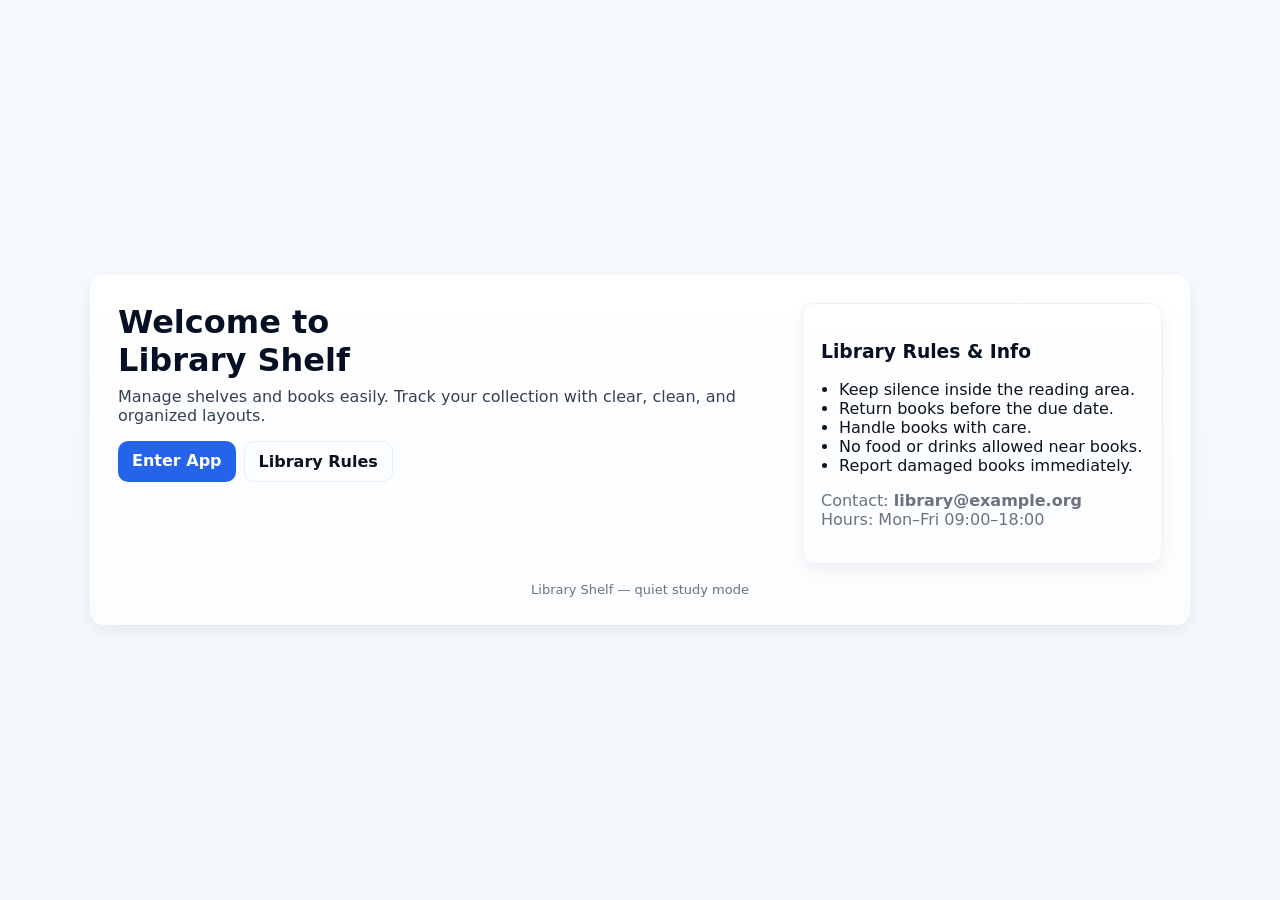
<file: src/main/resources/static/index.html>
<!doctype html>
<html lang="en">
  <head>
    <meta charset="utf-8" />
    <meta name="viewport" content="width=device-width,initial-scale=1" />
    <title>Welcome — Library Shelf</title>
    <link rel="stylesheet" href="styles.css" />
  </head>

  <body class="welcome-body">
    <div class="welcome-hero" role="main">
      <div class="welcome-inner">
        <div class="hero-left">
          <h1>Welcome to <span class="brand">Library Shelf</span></h1>
          <p class="lead">
            Manage shelves and books easily. Track your collection with clear, clean, and organized layouts.
          </p>

          <div class="actions">
            <a class="btn primary" href="app.html">Enter App</a>
            <a class="btn ghost" href="#rules">Library Rules</a>
          </div>
        </div>

        <aside class="hero-card card" id="rules">
          <h3>Library Rules & Info</h3>
          <ul class="rules">
            <li>Keep silence inside the reading area.</li>
            <li>Return books before the due date.</li>
            <li>Handle books with care.</li>
            <li>No food or drinks allowed near books.</li>
            <li>Report damaged books immediately.</li>
          </ul>
          <p class="muted meta">
            Contact: <strong>library@example.org</strong><br/>Hours: Mon–Fri 09:00–18:00
          </p>
        </aside>
      </div>

      <footer class="welcome-footer small muted">Library Shelf — quiet study mode</footer>
    </div>
  </body>
</html>
</file>
<file: src/main/resources/static/styles.css>
:root{
  --bg:#f6f8fb;
  --card:#ffffff;
  --accent:#2563eb;
  --muted:#6b7280;
  --danger:#ef4444;
  --radius:10px;
  --gap:14px;
  --shadow-soft: 0 6px 18px rgba(16,24,40,0.06);
  font-family: Inter, system-ui, -apple-system, "Segoe UI", Roboto, "Helvetica Neue", Arial;
}

/* reset / base */
*{box-sizing:border-box}
html,body{height:100%; margin:0; color:#111; background:var(--bg)}
body{ -webkit-font-smoothing:antialiased; -moz-osx-font-smoothing:grayscale}

/* shared max width */
.app-root, .app-main, .container, .page-wrapper { max-width:1200px; margin-left:auto; margin-right:auto; padding-left:12px; padding-right:12px }

/* welcome page (clean color) */
.welcome-body{min-height:100vh; display:flex; align-items:center; justify-content:center; background: linear-gradient(180deg,#f7fbff,#f3f6fb)}
.welcome-hero{background:linear-gradient(180deg,#ffffff,#fbfdff); padding:28px; border-radius:14px; width:calc(100% - 48px); max-width:1100px; color:#061025; box-shadow:var(--shadow-soft)}
.welcome-inner{display:grid;grid-template-columns:1fr 360px;gap:22px;align-items:start}
.hero-left h1{font-size:32px;margin:0 0 8px}
.brand{font-weight:800;color:#061025}
.lead{margin:0 0 16px;color:#334155}
.hero-card.card{background:linear-gradient(180deg,#ffffff,#fbfdff);color:#061025;padding:18px;border-radius:12px;box-shadow:var(--shadow-soft)}
.rules{margin:8px 0 0;padding-left:18px;color:#0b1220}
.actions{display:flex;gap:12px;margin-top:12px}
.btn{display:inline-block;padding:10px 14px;border-radius:10px;background:var(--accent);color:#fff;text-decoration:none;font-weight:600;border:0;cursor:pointer}
.btn.secondary{background:transparent;color:#334155;border:1px solid rgba(15,23,42,0.06)}
.btn.ghost{background:transparent;border:1px solid #e6eefc;color:#0b1220}
.small{font-size:13px}
.muted{color:var(--muted)}
.welcome-footer{margin-top:18px;text-align:center;color:var(--muted)}

/* app page header (clean light background) */
.app-header{display:flex; align-items:center; padding:14px 12px; gap:12px; max-width:1200px;margin:18px auto; background:transparent}
.brand{display:flex; gap:12px; align-items:center}
.logo{font-size:28px; line-height:1; background:#fff;padding:6px;border-radius:8px; box-shadow:var(--shadow-soft)}
.app-header h1{margin:0;font-size:20px; color:#0b1220; font-weight:700; padding:6px 10px; border-radius:8px; display:inline-block}
.subtitle{font-size:13px;color:#0b1220}
.top-nav{display:flex; gap:8px; margin-left:auto}
.nav-btn{padding:8px 12px; border-radius:8px; text-decoration:none; color:#0f172a; background:#eef6ff; border:0; cursor:pointer}
.nav-btn.active{background:rgba(37,99,235,0.08); color:var(--accent)}

/* layout */
.app-main{max-width:1200px;margin:6px auto;padding:8px 12px 60px; display:block}
.panel{background:transparent; padding:0; margin-bottom:12px}
.panel > .toolbar, .panel-top{background:linear-gradient(180deg,#fff,#fff); padding:12px; border-radius:8px; box-shadow:var(--shadow-soft); margin-bottom:12px}

/* columns / sidebar */
.columns{display:flex;gap:18px;align-items:flex-start}
.col{flex:1}
.aside{width:320px;flex:0 0 320px}
.card{padding:12px;border-radius:8px;background:#fff;border:1px solid #eef2f6; box-shadow:var(--shadow-soft)}
.card-compact{padding:12px;border-radius:10px;background:linear-gradient(180deg,#ffffff,#fbfdff);box-shadow:var(--shadow-soft)}
.mini-form input, .mini-form select{width:100%;padding:8px;margin-top:8px;border-radius:8px;border:1px solid #e6e9ef}
.mini-form .btn{padding:8px 10px;border-radius:8px;background:var(--accent);color:white;border:0}
.actions{display:flex; gap:8px; margin-top:12px}
.btn.muted{background:#eef2ff;color:#334155}

/* grid / shelves */
.grid{display:grid; gap:14px}
.shelves-grid{grid-template-columns:repeat(auto-fill,minmax(240px,1fr))}
.shelf-card{padding:14px;border-radius:12px;background:linear-gradient(180deg,#fff,#fcfdff);box-shadow:var(--shadow-soft);border:1px solid #eef6ff}
.shelf-title{font-weight:700;margin-bottom:6px}
.occupancy{font-size:13px;color:var(--muted);margin-bottom:8px}
.book-list{margin-top:8px}
.book-item{padding:8px 0;border-top:1px dashed #f1f5f9}
.book-item:first-child{border-top:0}

/* toolbar / search */
.toolbar{display:flex; gap:8px; align-items:center}
#searchInput{flex:1; padding:8px; border-radius:8px; border:1px solid #e6e9ef}

/* modal */
.modal{position:fixed; inset:0; display:flex; align-items:center; justify-content:center; background:rgba(4,6,15,0.08); z-index:1000}
.modal.hidden{display:none}
.modal-content{background:#fff; padding:16px; width:640px; max-width:92%; border-radius:12px; position:relative; box-shadow:var(--shadow-soft)}
.modal-close{position:absolute; right:10px; top:10px; border:0; background:#f3f4f6; font-size:18px; cursor:pointer; width:36px; height:36px; display:flex; align-items:center; justify-content:center; border-radius:50%; color:var(--muted); font-weight:600}
.modal-close:hover{background:#eef2ff; color:var(--accent)}

/* footer */
.app-footer{padding:12px 20px; text-align:center; color:var(--muted)}

/* responsive */
@media (max-width:980px){
  .columns{flex-direction:column}
  .aside{width:auto;flex:0 0 auto}
  .welcome-inner{grid-template-columns:1fr}
  .nav-btn{padding:8px 10px}
  .shelves-grid{grid-template-columns:repeat(auto-fill,minmax(180px,1fr))}
  .actions{flex-direction:column}
}
</file>
